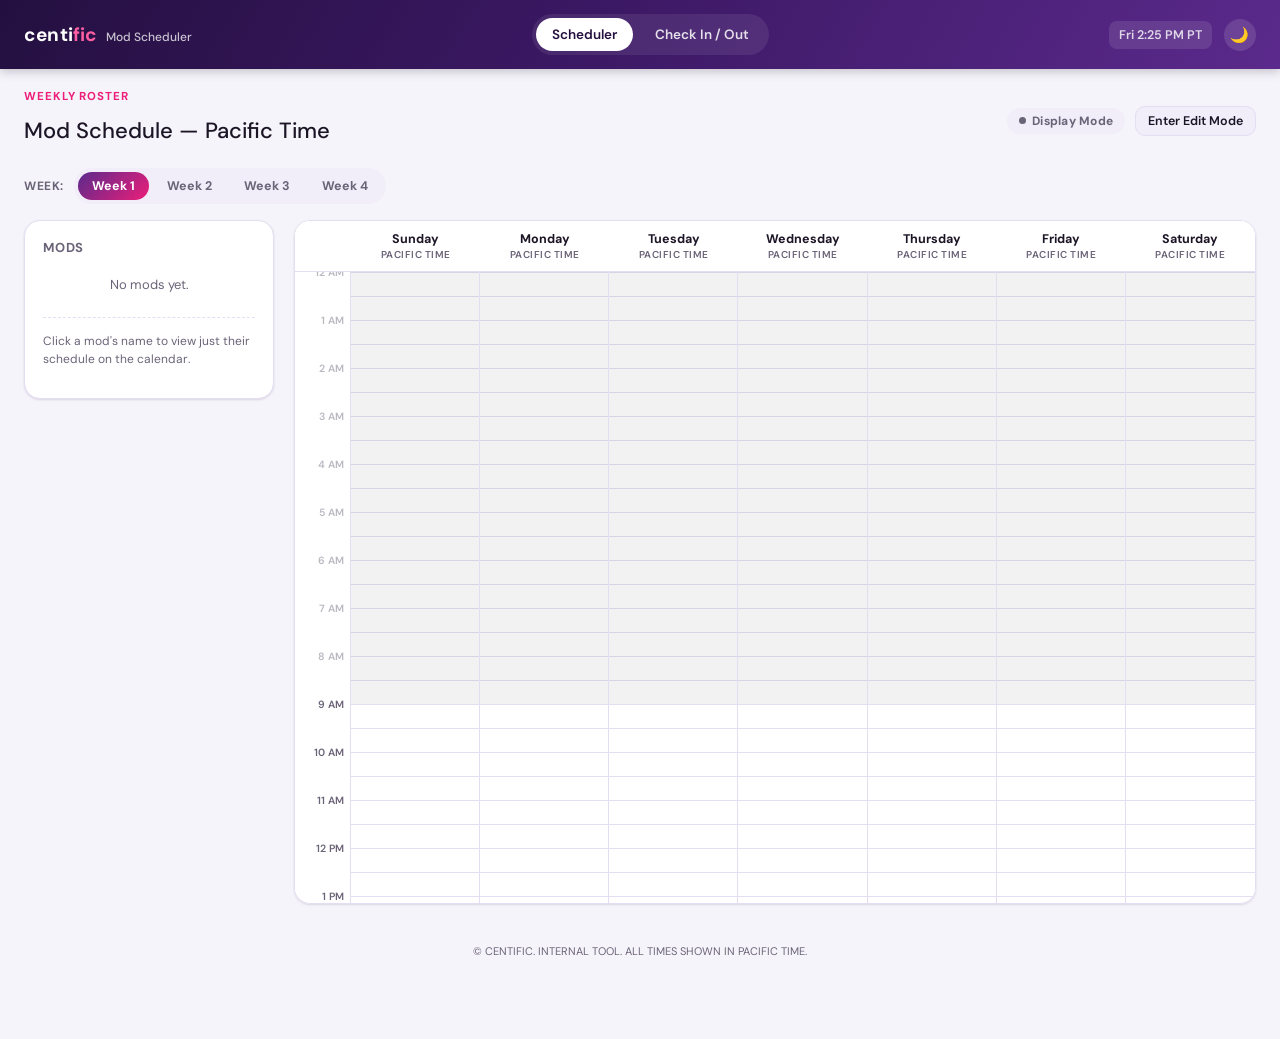
<file: index.html>
<!doctype html>
<html lang="en">
<head>
<meta charset="UTF-8" />
<meta name="viewport" content="width=device-width, initial-scale=1.0" />
<title>Mod Scheduler — Centific</title>
<script src="theme.js"></script>
<script src="loading.js"></script>
<link rel="stylesheet" href="style.css" />
</head>
<body>

<header class="app-header">
  <div class="brand">
    <span class="brand-word">centi<span class="accent">fic</span></span>
    <span class="brand-sub">Mod Scheduler</span>
  </div>
  <nav class="app-nav">
    <a href="index.html" class="active">Scheduler</a>
    <a href="checkin.html">Check In / Out</a>
  </nav>
  <div class="header-right">
    <span id="ptClock" class="pt-clock">--:--</span>
    <button id="themeToggleBtn" class="theme-toggle-btn" type="button" title="Toggle light / dark mode" aria-label="Toggle light / dark mode">🌙</button>
  </div>
</header>

<div class="page-body">

  <div id="demoBanner" class="banner banner-demo" style="display:none;">
    ⚠️ <span>Demo mode: this browser only. Connect Power Automate (see <code>SETUP-GUIDE.md</code>) so the whole team sees the same schedule.</span>
  </div>

  <div class="mode-toggle-row">
    <h1 class="section-title">
      <span class="eyebrow">Weekly Roster</span>
      <span class="headline">Mod Schedule — Pacific Time</span>
    </h1>
    <div style="display:flex; align-items:center; gap:10px;">
      <span id="modePill" class="mode-pill display"><span class="dot"></span>Display Mode</span>
      <button id="toggleModeBtn" class="btn btn-secondary btn-sm">Enter Edit Mode</button>
    </div>
  </div>

  <!-- Week selector — this project spans multiple weeks, each with its
       own independent schedule. -->
  <div class="week-tabs-row">
    <span class="week-tabs-label">Week:</span>
    <div id="weekTabs" class="week-tabs"></div>
  </div>

  <div class="scheduler-layout">

    <!-- Sidebar -->
    <div class="card card-pad" id="sidebar">
      <h2 class="sidebar-title">Mods</h2>

      <div id="addModRow" style="display:none; margin-bottom:14px;">
        <div class="mod-add-row" style="margin-bottom:6px;">
          <input type="text" id="newModInput" placeholder="Mod name…" />
        </div>
        <div class="mod-add-row">
          <input type="email" id="newModEmailInput" placeholder="Email…" />
          <button id="addModBtn" class="btn btn-primary btn-sm">Add</button>
        </div>
        <p id="addModError" class="banner banner-error" style="display:none; margin-top:8px; margin-bottom:0;"></p>
      </div>

      <ul id="modList" class="mod-list"></ul>

      <p class="help-note">
        Click a mod's name to view just their schedule on the calendar.
      </p>
      <p class="help-note" id="sidebarHelp" style="display:none;">
        Drag a mod's name onto the calendar and drag down to set the shift length. Hold
        <strong>Shift</strong> while dragging to snap the shift to the current whole hour and
        day instead of a precise range. Click an existing shift to fine‑tune its start/end
        time, or the pencil icon to rename a mod or update their email.
      </p>
    </div>

    <!-- Calendar -->
    <div class="calendar-col">
      <div id="focusBanner" class="focus-banner" style="display:none;">
        <span id="focusBannerText"></span>
        <button id="clearFocusBtn" class="btn btn-ghost btn-sm" type="button">Show everyone</button>
      </div>
      <div class="calendar-scroll-wrap">
        <div id="calendarGrid" class="calendar-grid"></div>
      </div>
    </div>

  </div>

  <p class="footer-note">© CENTIFIC. INTERNAL TOOL. ALL TIMES SHOWN IN PACIFIC TIME.</p>
</div>

<!-- Password prompt -->
<div id="passwordScrim" class="overlay-scrim" style="display:none;">
  <div class="popover">
    <h3>Enter Edit Mode</h3>
    <div class="field">
      <label class="field-label">Edit password</label>
      <input type="password" id="editPasswordInput" placeholder="••••••••" />
    </div>
    <p id="passwordError" class="banner banner-error" style="display:none;">Incorrect password.</p>
    <div class="popover-actions">
      <button class="btn btn-ghost" id="cancelPasswordBtn">Cancel</button>
      <button class="btn btn-primary" id="submitPasswordBtn">Unlock</button>
    </div>
  </div>
</div>

<!-- Shift edit popover -->
<div id="shiftScrim" class="overlay-scrim" style="display:none;">
  <div class="popover">
    <h3 id="shiftPopoverTitle">Edit Shift</h3>
    <div class="field">
      <label class="field-label">Mod</label>
      <input type="text" id="shiftModName" disabled />
    </div>
    <div class="field">
      <label class="field-label">Day</label>
      <select id="shiftDay"></select>
    </div>
    <div class="popover-row">
      <div class="field">
        <label class="field-label">Start (PT)</label>
        <input type="time" id="shiftStart" step="900" />
      </div>
      <div class="field">
        <label class="field-label">End (PT)</label>
        <input type="time" id="shiftEnd" step="900" />
      </div>
    </div>
    <p id="shiftError" class="banner banner-error" style="display:none;"></p>
    <div class="popover-actions">
      <button class="btn btn-danger" id="deleteShiftBtn">Delete</button>
      <div class="right-group">
        <button class="btn btn-ghost" id="cancelShiftBtn">Cancel</button>
        <button class="btn btn-primary" id="saveShiftBtn">Save</button>
      </div>
    </div>
  </div>
</div>

<!-- Mod edit popover (rename / update email) -->
<div id="modEditScrim" class="overlay-scrim" style="display:none;">
  <div class="popover">
    <h3>Edit Mod</h3>
    <div class="field">
      <label class="field-label">Name</label>
      <input type="text" id="editModNameInput" />
    </div>
    <div class="field">
      <label class="field-label">Email</label>
      <input type="email" id="editModEmailInput" />
    </div>
    <p id="editModError" class="banner banner-error" style="display:none;"></p>
    <div class="popover-actions">
      <button class="btn btn-danger" id="deleteModEditBtn">Remove Mod</button>
      <div class="right-group">
        <button class="btn btn-ghost" id="cancelModEditBtn">Cancel</button>
        <button class="btn btn-primary" id="saveModEditBtn">Save</button>
      </div>
    </div>
  </div>
</div>

<!-- Loading overlay (shown while a Power Automate call is in flight) -->
<div id="loadingOverlay" class="loading-overlay" style="display:none;">
  <div class="loading-card">
    <div class="loading-bar"><div class="loading-bar-fill"></div></div>
    <span class="loading-text">Saving…</span>
  </div>
</div>

<script src="config.js"></script>
<script src="data.js"></script>
<script src="scheduler.js"></script>
</body>
</html>
</file>
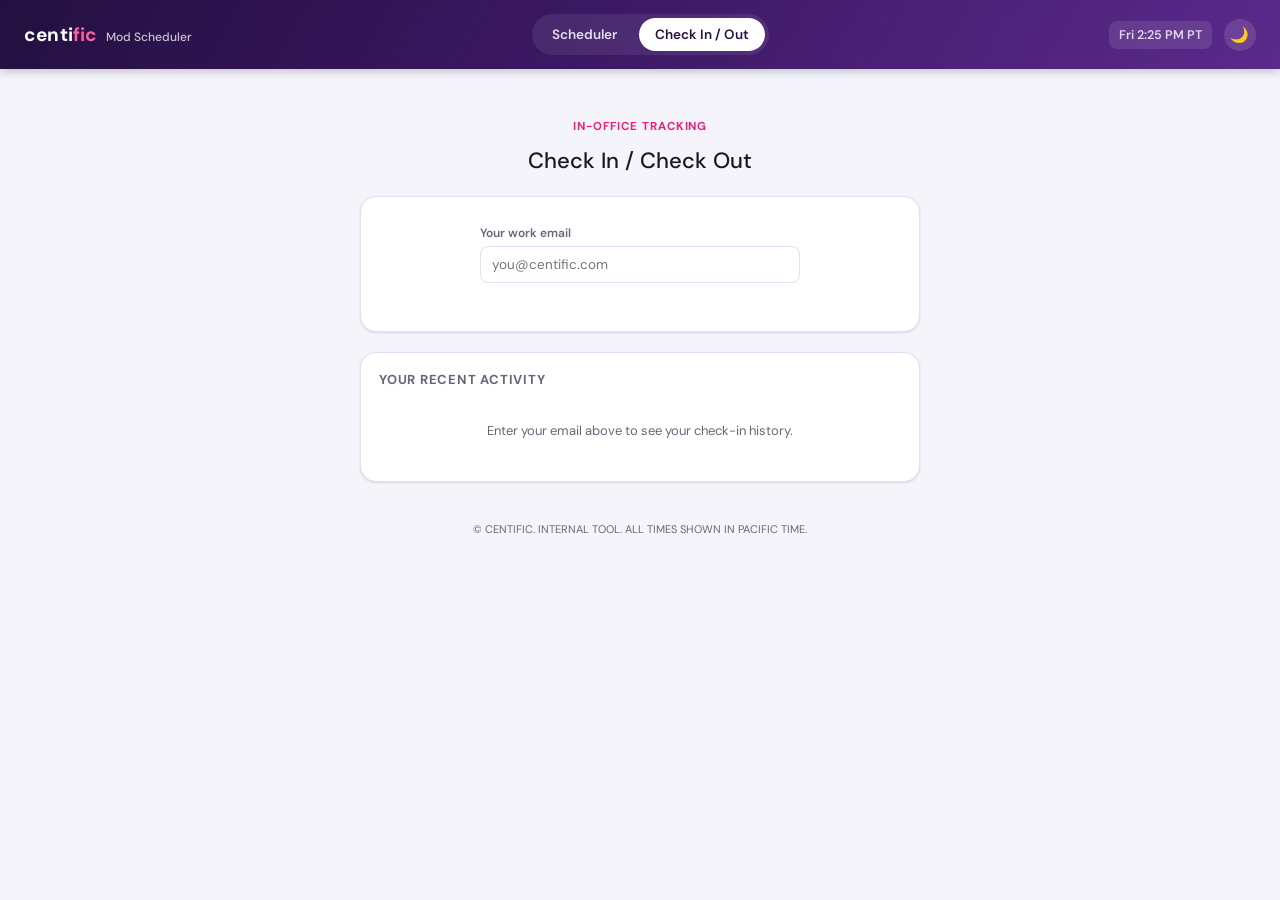
<file: checkin.html>
<!doctype html>
<html lang="en">
<head>
<meta charset="UTF-8" />
<meta name="viewport" content="width=device-width, initial-scale=1.0" />
<title>Check In / Out — Centific</title>
<script src="theme.js"></script>
<script src="loading.js"></script>
<link rel="stylesheet" href="style.css" />
</head>
<body>

<header class="app-header">
  <div class="brand">
    <span class="brand-word">centi<span class="accent">fic</span></span>
    <span class="brand-sub">Mod Scheduler</span>
  </div>
  <nav class="app-nav">
    <a href="index.html">Scheduler</a>
    <a href="checkin.html" class="active">Check In / Out</a>
  </nav>
  <div class="header-right">
    <span id="ptClock" class="pt-clock">--:--</span>
    <button id="themeToggleBtn" class="theme-toggle-btn" type="button" title="Toggle light / dark mode" aria-label="Toggle light / dark mode">🌙</button>
  </div>
</header>

<div class="page-body">

  <div id="demoBanner" class="banner banner-demo" style="display:none;">
    ⚠️ <span>Demo mode: check-ins are only saved in this browser. Connect Power Automate (see <code>SETUP-GUIDE.md</code>) to log hours centrally.</span>
  </div>

  <div class="checkin-wrap">

    <h1 class="section-title" style="text-align:center; margin-bottom: 18px;">
      <span class="eyebrow">In-Office Tracking</span>
      <span class="headline">Check In / Check Out</span>
    </h1>

    <div class="card status-card" id="statusCard">
      <div class="field" style="text-align:left; max-width:320px; margin:0 auto 20px;">
        <label class="field-label">Your work email</label>
        <input type="email" id="emailInput" placeholder="you@centific.com" />
      </div>

      <div id="statusDisplay" style="display:none;">
        <div>
          <span id="statusDot" class="status-dot-lg out"></span>
          <span id="statusHeadline" class="status-headline">—</span>
        </div>
        <div id="statusSub" class="status-sub">Enter your email to see your status.</div>

        <div class="checkin-actions">
          <button id="checkInBtn" class="btn btn-primary">Check In</button>
          <button id="checkOutBtn" class="btn btn-secondary">Check Out</button>
        </div>
      </div>

      <p id="checkinError" class="banner banner-error" style="display:none; text-align:left; margin-top:16px;"></p>
      <p id="checkinSuccess" class="banner banner-success" style="display:none; text-align:left; margin-top:16px;"></p>
    </div>

    <div class="card card-pad" style="margin-top:20px;">
      <h2 class="sidebar-title">Your Recent Activity</h2>
      <table class="log-table" id="logTable" style="display:none;">
        <thead>
          <tr><th>Action</th><th>Date</th><th>Time (PT)</th></tr>
        </thead>
        <tbody id="logTableBody"></tbody>
      </table>
      <div id="logEmpty" class="empty-state">Enter your email above to see your check-in history.</div>
    </div>

  </div>

  <p class="footer-note">© CENTIFIC. INTERNAL TOOL. ALL TIMES SHOWN IN PACIFIC TIME.</p>
</div>

<!-- Loading overlay (shown while a Power Automate call is in flight) -->
<div id="loadingOverlay" class="loading-overlay" style="display:none;">
  <div class="loading-card">
    <div class="loading-bar"><div class="loading-bar-fill"></div></div>
    <span class="loading-text">Saving…</span>
  </div>
</div>

<script src="config.js"></script>
<script src="data.js"></script>
<script src="checkin.js"></script>
</body>
</html>
</file>
<file: style.css>
/* ============================================================
   Centific Mod Scheduler — shared theme
   ============================================================ */

@import url('https://fonts.googleapis.com/css2?family=DM+Sans:ital,opsz,wght@0,9..40,400;0,9..40,500;0,9..40,600;0,9..40,700;1,9..40,400&display=swap');

:root {
  /* Centific brand tokens */
  --c-violet: #5B2A8C;
  --c-violet-dark: #3B1863;
  --c-violet-darker: #241040;
  --c-pink: #EC1E79;
  --c-pink-light: #FF5FA2;
  --c-ink: #14101F;
  --c-white: #FFFFFF;

  --g-header: linear-gradient(120deg, var(--c-violet-darker) 0%, var(--c-violet-dark) 45%, var(--c-violet) 100%);
  --g-stat-card: linear-gradient(135deg, var(--c-violet) 0%, var(--c-pink) 100%);

  /* status */
  --status-green: #22c55e;
  --status-amber: #f59e0b;
  --status-red: #ef4444;

  /* light surface tokens */
  --bg-page: #F6F4FB;
  --bg-card: #FFFFFF;
  --bg-subtle: #F1EDF9;
  --border-soft: #E4DEF2;
  --text-primary: #1C1526;
  --text-secondary: #6B6478;
  --text-onbrand: #FFFFFF;

  --radius-md: 10px;
  --radius-lg: 16px;
  --shadow-card: 0 1px 3px rgba(36, 16, 64, 0.08), 0 1px 2px rgba(36, 16, 64, 0.06);
  --shadow-pop: 0 12px 32px rgba(36, 16, 64, 0.22);

  /* calendar closed-hours shading */
  --closed-tint: rgba(28, 21, 38, 0.055);
}

:root:not([data-theme="light"]) {
  @media (prefers-color-scheme: dark) {
    --bg-page: #15111F;
    --bg-card: #1E1830;
    --bg-subtle: #241C38;
    --border-soft: #362A50;
    --text-primary: #F3F0FA;
    --text-secondary: #B3A9C7;
    --closed-tint: rgba(0, 0, 0, 0.22);
  }
}

:root[data-theme="dark"] {
  --bg-page: #15111F;
  --bg-card: #1E1830;
  --bg-subtle: #241C38;
  --border-soft: #362A50;
  --text-primary: #F3F0FA;
  --text-secondary: #B3A9C7;
  --closed-tint: rgba(0, 0, 0, 0.22);
}

* { box-sizing: border-box; }

html, body {
  margin: 0;
  padding: 0;
  background: var(--bg-page);
  color: var(--text-primary);
  font-family: 'DM Sans', -apple-system, BlinkMacSystemFont, 'Segoe UI', sans-serif;
}

a { color: inherit; }

/* ---------- Top nav ---------- */
.app-header {
  background: var(--g-header);
  color: var(--text-onbrand);
  padding: 14px 24px;
  display: flex;
  align-items: center;
  justify-content: space-between;
  flex-wrap: wrap;
  gap: 12px;
  box-shadow: 0 2px 10px rgba(20, 16, 31, 0.25);
}

.brand {
  display: flex;
  align-items: baseline;
  gap: 8px;
}

.brand-word {
  font-weight: 700;
  font-size: 19px;
  letter-spacing: 0.2px;
}

.brand-word .accent { color: var(--c-pink-light); }

.brand-sub {
  font-size: 12px;
  color: rgba(255,255,255,0.75);
  font-weight: 500;
}

.app-nav {
  display: flex;
  align-items: center;
  gap: 6px;
  background: rgba(255,255,255,0.08);
  padding: 4px;
  border-radius: 999px;
}

.app-nav a {
  text-decoration: none;
  color: rgba(255,255,255,0.85);
  font-size: 13.5px;
  font-weight: 600;
  padding: 8px 16px;
  border-radius: 999px;
  transition: background .15s ease, color .15s ease;
}

.app-nav a:hover { background: rgba(255,255,255,0.12); }

.app-nav a.active {
  background: var(--c-white);
  color: var(--c-violet-darker);
}

.header-right {
  display: flex;
  align-items: center;
  gap: 12px;
  font-size: 12.5px;
  color: rgba(255,255,255,0.8);
}

.pt-clock {
  font-variant-numeric: tabular-nums;
  background: rgba(255,255,255,0.1);
  padding: 6px 10px;
  border-radius: 8px;
  font-weight: 600;
}

.theme-toggle-btn {
  display: inline-flex;
  align-items: center;
  justify-content: center;
  width: 32px;
  height: 32px;
  border: none;
  border-radius: 50%;
  background: rgba(255,255,255,0.12);
  color: #fff;
  font-size: 15px;
  cursor: pointer;
  transition: background .15s ease, transform .08s ease;
}
.theme-toggle-btn:hover { background: rgba(255,255,255,0.22); }
.theme-toggle-btn:active { transform: translateY(1px); }

/* ---------- Layout ---------- */
.page-body {
  max-width: 1400px;
  margin: 0 auto;
  padding: 20px 24px 60px;
}

.section-title {
  margin: 0 0 4px;
}

.section-title .eyebrow {
  display: block;
  font-size: 11.5px;
  font-weight: 700;
  letter-spacing: 0.08em;
  text-transform: uppercase;
  color: var(--c-pink);
  margin-bottom: 2px;
}

.section-title .headline {
  font-size: 22px;
  font-weight: 500;
  color: var(--text-primary);
}

/* ---------- Buttons ---------- */
.btn {
  display: inline-flex;
  align-items: center;
  gap: 6px;
  border: none;
  border-radius: var(--radius-md);
  padding: 9px 16px;
  font-family: inherit;
  font-size: 13.5px;
  font-weight: 600;
  cursor: pointer;
  transition: transform .08s ease, box-shadow .15s ease, opacity .15s ease;
}
.btn:active { transform: translateY(1px); }

.btn-primary {
  background: var(--g-stat-card);
  color: #fff;
  box-shadow: 0 4px 14px rgba(236, 30, 121, 0.28);
}
.btn-primary:hover { opacity: 0.94; }

.btn-secondary {
  background: var(--bg-subtle);
  color: var(--text-primary);
  border: 1px solid var(--border-soft);
}
.btn-secondary:hover { background: var(--border-soft); }

.btn-danger {
  background: #fff0f0;
  color: var(--status-red);
  border: 1px solid #ffd6d6;
}
.btn-danger:hover { background: #ffe4e4; }

.btn-ghost {
  background: transparent;
  color: var(--text-secondary);
}
.btn-ghost:hover { color: var(--text-primary); }

.btn:disabled { opacity: 0.5; cursor: not-allowed; }

.btn-sm { padding: 6px 12px; font-size: 12.5px; }
.btn-block { width: 100%; justify-content: center; }

/* ---------- Cards ---------- */
.card {
  background: var(--bg-card);
  border: 1px solid var(--border-soft);
  border-radius: var(--radius-lg);
  box-shadow: var(--shadow-card);
}

.card-pad { padding: 18px; }

/* ---------- Banners ---------- */
.banner {
  display: flex;
  align-items: center;
  gap: 10px;
  padding: 10px 16px;
  border-radius: var(--radius-md);
  font-size: 13px;
  font-weight: 500;
  margin-bottom: 16px;
}
.banner-demo {
  background: #FFF7E6;
  color: #92620A;
  border: 1px solid #FCE4B0;
}
.banner-error {
  background: #FFF0F0;
  color: #A3232D;
  border: 1px solid #FFD6D6;
}
.banner-success {
  background: #EAFBF0;
  color: #1B7A43;
  border: 1px solid #C9F1D8;
}
.banner code {
  background: rgba(0,0,0,0.06);
  padding: 1px 5px;
  border-radius: 4px;
}

/* ---------- Inputs ---------- */
input[type="text"], input[type="email"], input[type="time"], input[type="password"], select {
  font-family: inherit;
  font-size: 13.5px;
  padding: 9px 11px;
  border-radius: 8px;
  border: 1px solid var(--border-soft);
  background: var(--bg-card);
  color: var(--text-primary);
  width: 100%;
}
input:focus, select:focus {
  outline: none;
  border-color: var(--c-violet);
  box-shadow: 0 0 0 3px rgba(91,42,140,0.14);
}

label.field-label {
  display: block;
  font-size: 12px;
  font-weight: 600;
  color: var(--text-secondary);
  margin-bottom: 5px;
}

.field { margin-bottom: 14px; }

/* ============================================================
   Scheduler layout
   ============================================================ */

.scheduler-layout {
  display: grid;
  grid-template-columns: 250px 1fr;
  gap: 20px;
  align-items: start;
}

@media (max-width: 900px) {
  .scheduler-layout { grid-template-columns: 1fr; }
}

.mode-toggle-row {
  display: flex;
  align-items: center;
  justify-content: space-between;
  gap: 12px;
  margin-bottom: 16px;
  flex-wrap: wrap;
}

.mode-pill {
  display: inline-flex;
  align-items: center;
  gap: 6px;
  padding: 5px 12px;
  border-radius: 999px;
  font-size: 12px;
  font-weight: 700;
  letter-spacing: 0.02em;
}
.mode-pill.display { background: var(--bg-subtle); color: var(--text-secondary); }
.mode-pill.edit { background: #FDEAF3; color: var(--c-pink); }
.mode-pill .dot { width: 7px; height: 7px; border-radius: 50%; background: currentColor; }

/* Week selector */
.week-tabs-row {
  display: flex;
  align-items: center;
  gap: 10px;
  margin-bottom: 16px;
}
.week-tabs-label {
  font-size: 12px;
  font-weight: 700;
  color: var(--text-secondary);
  text-transform: uppercase;
  letter-spacing: 0.05em;
}
.week-tabs {
  display: flex;
  gap: 4px;
  background: var(--bg-subtle);
  padding: 4px;
  border-radius: 999px;
}
.week-tab {
  border: none;
  background: transparent;
  color: var(--text-secondary);
  font-family: inherit;
  font-size: 12.5px;
  font-weight: 700;
  padding: 6px 14px;
  border-radius: 999px;
  cursor: pointer;
  transition: background .12s ease, color .12s ease;
}
.week-tab:hover { color: var(--text-primary); }
.week-tab.active {
  background: var(--g-stat-card);
  color: #fff;
}

/* Sidebar */
.sidebar-title {
  font-size: 13px;
  font-weight: 700;
  color: var(--text-secondary);
  text-transform: uppercase;
  letter-spacing: 0.06em;
  margin: 0 0 10px;
}

.mod-add-row {
  display: flex;
  gap: 6px;
  margin-bottom: 14px;
}
.mod-add-row input { flex: 1; }

.mod-list {
  list-style: none;
  margin: 0;
  padding: 0;
  display: flex;
  flex-direction: column;
  gap: 6px;
  max-height: 340px;
  overflow-y: auto;
}

.mod-chip {
  display: flex;
  align-items: center;
  justify-content: space-between;
  gap: 8px;
  padding: 9px 10px;
  border-radius: 9px;
  background: var(--bg-subtle);
  border: 1px solid transparent;
  cursor: pointer;
  font-size: 13px;
  font-weight: 600;
  user-select: none;
  transition: background .12s ease, border-color .12s ease;
}
.mod-chip.editable-chip { cursor: grab; }
.mod-chip.editable-chip:active { cursor: grabbing; }
.mod-chip:hover { background: var(--border-soft); }
.mod-chip.focused {
  background: var(--bg-subtle);
  border-color: var(--c-violet);
  box-shadow: 0 0 0 1px var(--c-violet) inset;
}
.mod-chip .swatch {
  width: 10px; height: 10px; border-radius: 3px; flex: none;
}
.mod-chip .name { flex: 1; overflow: hidden; text-overflow: ellipsis; white-space: nowrap; }
.mod-chip .chip-actions { display: flex; align-items: center; gap: 2px; flex: none; }
.mod-chip .icon-btn {
  border: none;
  background: transparent;
  color: var(--text-secondary);
  cursor: pointer;
  font-size: 13px;
  line-height: 1;
  padding: 4px 5px;
  border-radius: 4px;
}
.mod-chip .icon-btn.edit-btn:hover { background: var(--border-soft); color: var(--c-violet); }
.mod-chip .icon-btn.remove-btn { font-size: 15px; }
.mod-chip .icon-btn.remove-btn:hover { background: #ffe4e4; color: var(--status-red); }

.mod-chip.dragging-source { opacity: 0.4; }

/* ---------- Focus filter banner ---------- */
.calendar-col { display: flex; flex-direction: column; gap: 10px; min-width: 0; }
.focus-banner {
  display: flex;
  align-items: center;
  justify-content: space-between;
  gap: 10px;
  background: #FDEAF3;
  color: var(--c-violet-dark);
  border: 1px solid #F7C7E1;
  border-radius: var(--radius-md);
  padding: 8px 8px 8px 14px;
  font-size: 13px;
  font-weight: 600;
}
:root:not([data-theme="light"]) {
  @media (prefers-color-scheme: dark) {
    .focus-banner { background: #3A2038; color: #F9C9E4; border-color: #5A2E52; }
  }
}
:root[data-theme="dark"] .focus-banner { background: #3A2038; color: #F9C9E4; border-color: #5A2E52; }

.help-note {
  font-size: 12px;
  color: var(--text-secondary);
  line-height: 1.5;
  margin-top: 14px;
  padding-top: 14px;
  border-top: 1px dashed var(--border-soft);
}

/* Calendar */
.calendar-scroll-wrap {
  background: var(--bg-card);
  border: 1px solid var(--border-soft);
  border-radius: var(--radius-lg);
  box-shadow: var(--shadow-card);
  overflow: auto;
  max-height: 76vh;
  position: relative;
}

.calendar-grid {
  display: grid;
  grid-template-columns: 56px repeat(7, minmax(120px, 1fr));
  min-width: 900px;
  position: relative;
}

.cal-header-cell {
  position: sticky;
  top: 0;
  z-index: 5;
  background: var(--bg-card);
  border-bottom: 1px solid var(--border-soft);
  padding: 10px 6px;
  text-align: center;
  font-size: 12.5px;
  font-weight: 700;
  color: var(--text-primary);
}
.cal-header-cell.corner {
  background: var(--bg-card);
  z-index: 6;
}
.cal-header-cell .day-sub {
  display: block;
  font-size: 10px;
  font-weight: 600;
  color: var(--text-secondary);
  text-transform: uppercase;
  letter-spacing: 0.05em;
  margin-top: 1px;
}

.cal-time-col {
  position: relative;
  border-right: 1px solid var(--border-soft);
  background: var(--bg-card);
}
.cal-time-label {
  position: absolute;
  right: 6px;
  transform: translateY(-50%);
  font-size: 10.5px;
  color: var(--text-secondary);
  font-weight: 600;
  white-space: nowrap;
}
.cal-time-label.closed { opacity: 0.45; }

.closed-hours-overlay {
  position: absolute;
  left: 0;
  right: 0;
  background: var(--closed-tint);
  pointer-events: none;
  z-index: 1;
}

.cal-day-col {
  position: relative;
  border-right: 1px solid var(--border-soft);
  background-image: repeating-linear-gradient(
    to bottom,
    var(--border-soft) 0,
    var(--border-soft) 1px,
    transparent 1px,
    transparent var(--slot-height)
  );
}
.cal-day-col:last-child { border-right: none; }
.cal-day-col.hour-line-only {
  background-image: repeating-linear-gradient(
    to bottom,
    var(--border-soft) 0,
    var(--border-soft) 1px,
    transparent 1px,
    transparent calc(var(--slot-height) * 2)
  );
}
.cal-day-col.drop-target { background-color: rgba(91,42,140,0.06); }

.shift-block {
  position: absolute;
  left: 3px;
  right: 3px;
  z-index: 5;
  border-radius: 8px;
  background: var(--g-stat-card);
  color: #fff;
  font-size: 11.5px;
  font-weight: 600;
  padding: 4px 7px;
  overflow: hidden;
  cursor: pointer;
  box-shadow: 0 2px 6px rgba(36,16,64,0.22);
  line-height: 1.3;
}
.shift-block .shift-name { display: block; font-weight: 700; overflow: hidden; text-overflow: ellipsis; white-space: nowrap; }
.shift-block .shift-time { display: block; font-weight: 500; opacity: 0.92; font-size: 10.5px; overflow: hidden; text-overflow: ellipsis; white-space: nowrap; }
.shift-block.editable { cursor: grab; }
.shift-block.editable:active { cursor: grabbing; }

/* When several mods overlap the same hours, each lane gets narrower —
   tighten padding/type so 3-4 side-by-side blocks stay legible. */
.shift-block.lanes-3,
.shift-block.lanes-4plus {
  padding: 3px 5px;
  font-size: 10.5px;
}
.shift-block.lanes-4plus .shift-time { display: none; }

.resize-handle {
  position: absolute;
  left: 0; right: 0;
  height: 7px;
  cursor: ns-resize;
}
.resize-handle.top { top: 0; }
.resize-handle.bottom { bottom: 0; }

.ghost-block {
  position: absolute;
  left: 3px;
  right: 3px;
  border-radius: 8px;
  background: rgba(91,42,140,0.28);
  border: 1.5px dashed var(--c-violet);
  pointer-events: none;
  z-index: 20;
}
.ghost-block.snap-hour {
  background: rgba(236,30,121,0.22);
  border: 1.5px solid var(--c-pink);
}

.now-line {
  position: absolute;
  left: 0; right: 0;
  height: 2px;
  background: var(--c-pink);
  z-index: 8;
  pointer-events: none;
}
.now-line::before {
  content: '';
  position: absolute;
  left: -4px; top: -3px;
  width: 8px; height: 8px;
  border-radius: 50%;
  background: var(--c-pink);
}

/* Popover */
.overlay-scrim {
  position: fixed;
  inset: 0;
  background: rgba(20, 16, 31, 0.45);
  display: flex;
  align-items: center;
  justify-content: center;
  z-index: 100;
}

.popover {
  background: var(--bg-card);
  border-radius: var(--radius-lg);
  box-shadow: var(--shadow-pop);
  width: 320px;
  padding: 20px;
}

.popover h3 {
  margin: 0 0 14px;
  font-size: 15px;
  font-weight: 700;
}

.popover-row {
  display: flex;
  gap: 10px;
}
.popover-row .field { flex: 1; }

.popover-actions {
  display: flex;
  justify-content: space-between;
  gap: 8px;
  margin-top: 16px;
}
.popover-actions .right-group { display: flex; gap: 8px; }

/* ============================================================
   Check-in page
   ============================================================ */

.checkin-wrap {
  max-width: 560px;
  margin: 30px auto;
}

.status-card {
  text-align: center;
  padding: 28px;
}

.status-dot-lg {
  width: 14px; height: 14px;
  border-radius: 50%;
  display: inline-block;
  margin-right: 8px;
}
.status-dot-lg.in { background: var(--status-green); box-shadow: 0 0 0 5px rgba(34,197,94,0.15); }
.status-dot-lg.out { background: var(--text-secondary); }

.status-headline {
  font-size: 19px;
  font-weight: 700;
  margin: 6px 0 2px;
}
.status-sub {
  font-size: 13px;
  color: var(--text-secondary);
  margin-bottom: 22px;
}

.checkin-actions {
  display: flex;
  gap: 10px;
}
.checkin-actions .btn { flex: 1; padding: 13px; font-size: 14.5px; }

.log-table {
  width: 100%;
  border-collapse: collapse;
  font-size: 13px;
  margin-top: 8px;
}
.log-table th {
  text-align: left;
  font-size: 11px;
  text-transform: uppercase;
  letter-spacing: 0.05em;
  color: var(--text-secondary);
  border-bottom: 1px solid var(--border-soft);
  padding: 8px 6px;
}
.log-table td {
  padding: 9px 6px;
  border-bottom: 1px solid var(--border-soft);
}
.log-table tr:last-child td { border-bottom: none; }

.pill-action {
  font-size: 11px;
  font-weight: 700;
  padding: 3px 9px;
  border-radius: 999px;
}
.pill-action.in { background: #EAFBF0; color: var(--status-green); }
.pill-action.out { background: var(--bg-subtle); color: var(--text-secondary); }

.footer-note {
  text-align: center;
  font-size: 11px;
  color: var(--text-secondary);
  margin-top: 40px;
  padding-bottom: 10px;
}

.empty-state {
  text-align: center;
  color: var(--text-secondary);
  font-size: 13px;
  padding: 24px 10px;
}

/* ---------- Loading overlay ---------- */
.loading-overlay {
  position: fixed;
  inset: 0;
  background: rgba(20, 16, 31, 0.28);
  display: flex;
  align-items: center;
  justify-content: center;
  z-index: 300;
}

.loading-card {
  background: var(--bg-card);
  border-radius: var(--radius-lg);
  box-shadow: var(--shadow-pop);
  padding: 20px 26px;
  min-width: 220px;
  display: flex;
  flex-direction: column;
  align-items: center;
  gap: 12px;
}

.loading-bar {
  width: 100%;
  height: 6px;
  border-radius: 999px;
  background: var(--bg-subtle);
  overflow: hidden;
  position: relative;
}

.loading-bar-fill {
  position: absolute;
  top: 0;
  bottom: 0;
  width: 40%;
  border-radius: 999px;
  background: var(--g-stat-card);
  animation: loading-slide 1.1s ease-in-out infinite;
}

@keyframes loading-slide {
  0% { left: -40%; }
  100% { left: 100%; }
}

.loading-text {
  font-size: 13px;
  font-weight: 600;
  color: var(--text-secondary);
}
</file>
